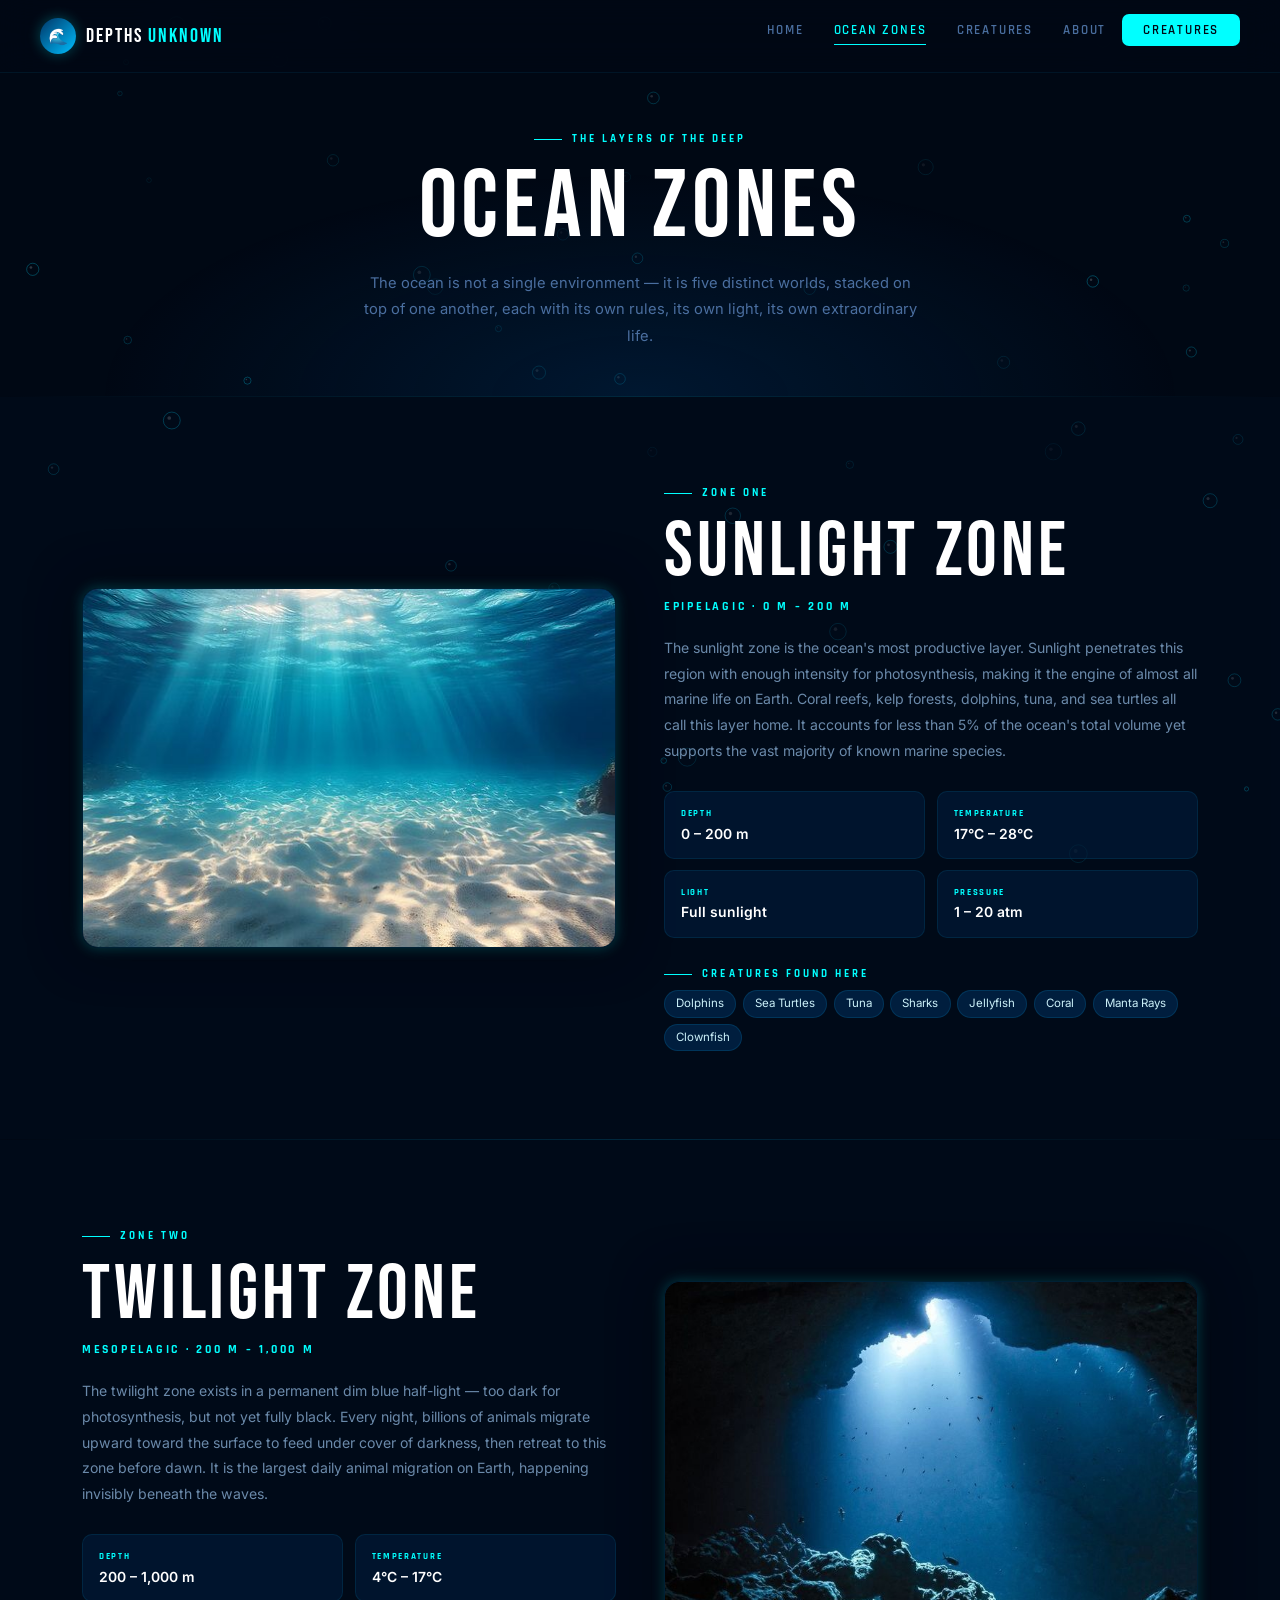
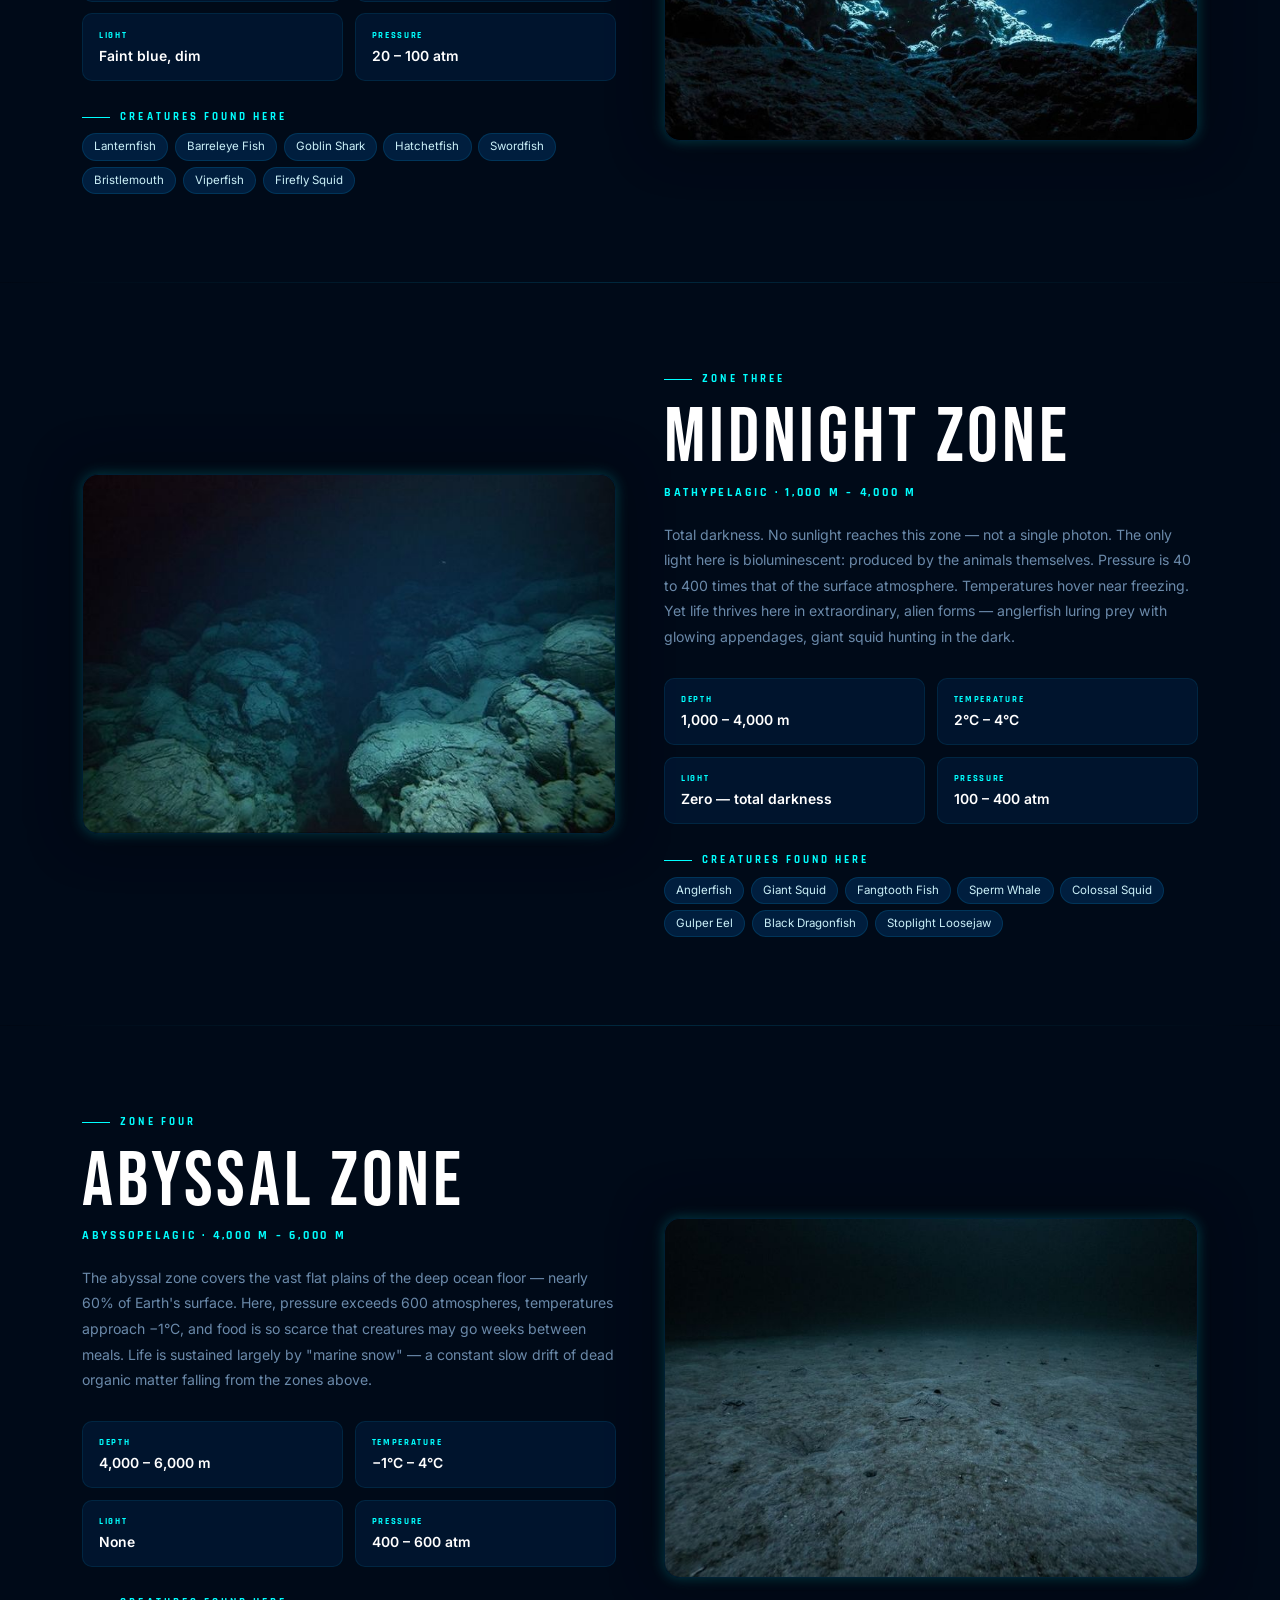
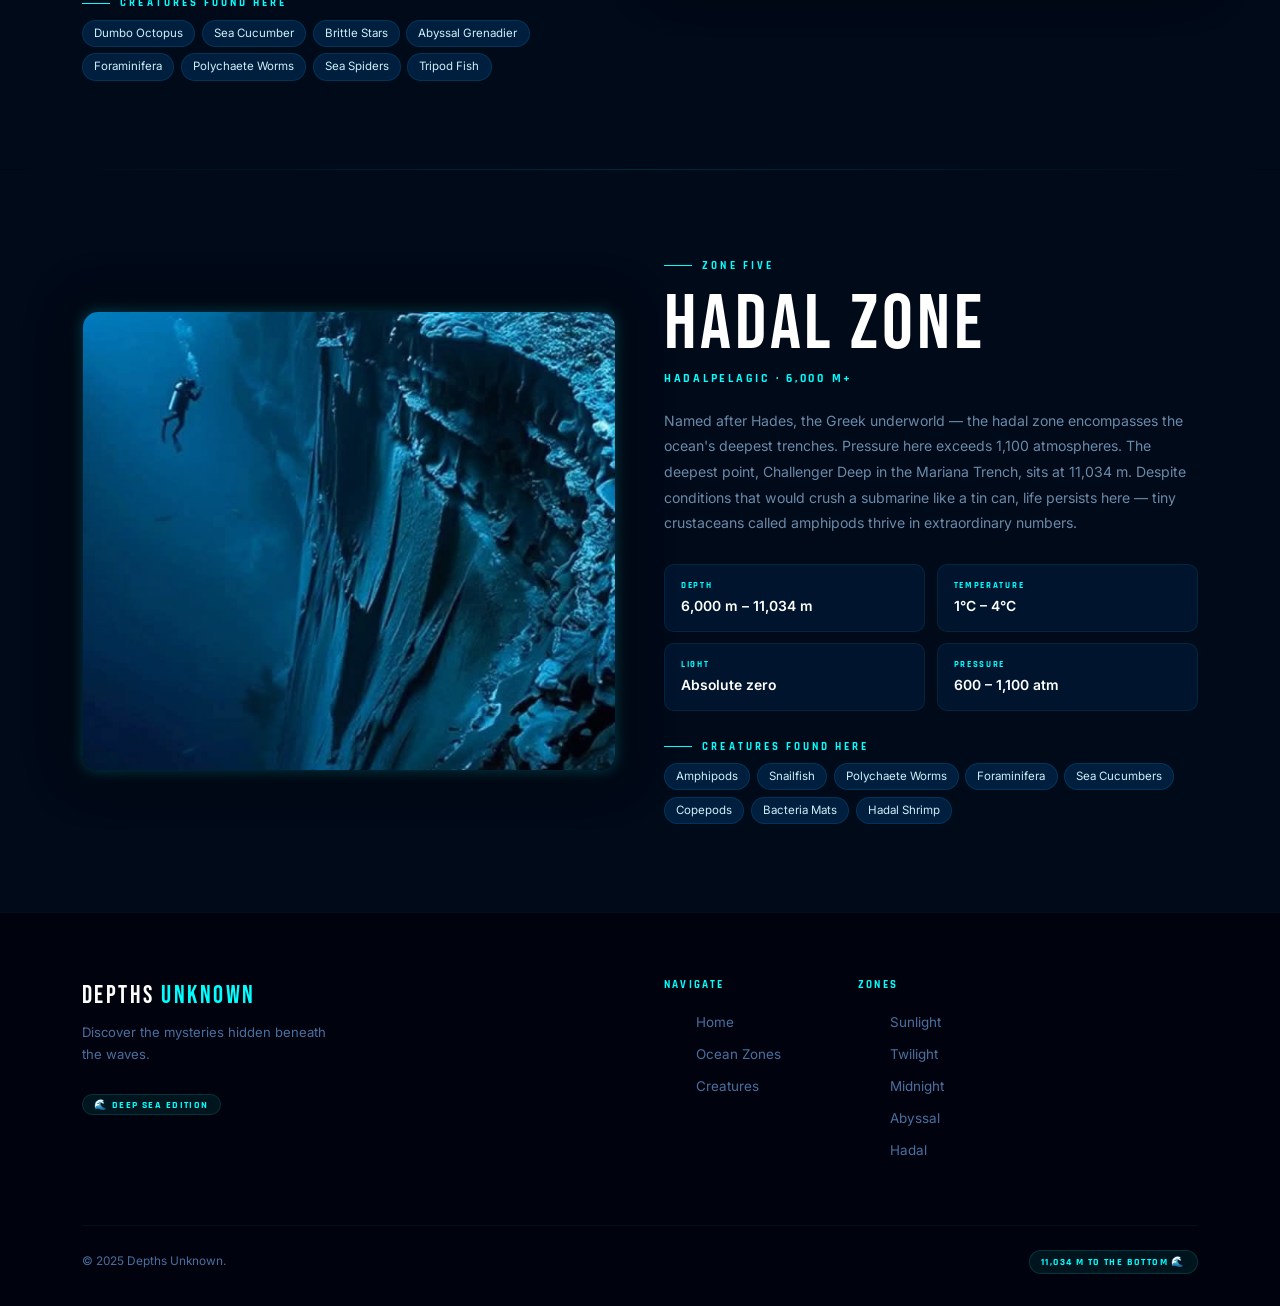
<file: zones.html>
<!DOCTYPE html>
<html lang="en">
<head>
  <meta charset="UTF-8"/>
  <meta name="viewport" content="width=device-width, initial-scale=1.0"/>
  <title>Ocean Zones — Depths Unknown</title>
  <link href="https://cdn.jsdelivr.net/npm/bootstrap@5.3.3/dist/css/bootstrap.min.css" rel="stylesheet"/>
  <link rel="stylesheet" href="style.css"/>
</head>
<body>

<canvas id="bubbleCanvas"></canvas>

<div class="site-content">

  <!-- NAVBAR -->
  <nav class="navbar-du">
    <a href="index.html" class="nav-logo">
      <div class="nav-logo-icon">🌊</div>
      <span class="nav-logo-text">DEPTHS <span>UNKNOWN</span></span>
    </a>
    <div class="nav-toggle"><span></span><span></span><span></span></div>
    <ul class="nav-links">
      <li><a href="index.html">Home</a></li>
      <li><a href="zones.html" class="active">Ocean Zones</a></li>
      <li><a href="animals.html">Creatures</a></li>
      <li><a href="index.html#about">About</a></li>
      <li><a href="animals.html" class="nav-cta">Creatures</a></li>
    </ul>
  </nav>

  <!-- PAGE HERO -->
  <section class="page-hero">
    <div class="container text-center">
      <div class="eyebrow justify-content-center">The Layers of the Deep</div>
      <h1 class="section-heading" style="font-size:clamp(3rem,8vw,6rem);">OCEAN ZONES</h1>
      <p class="section-body mx-auto text-center" style="max-width:560px;">
        The ocean is not a single environment — it is five distinct worlds, stacked on top of one another,
        each with its own rules, its own light, its own extraordinary life.
      </p>
    </div>
  </section>

  <div class="divider"></div>

  <!-- ════════════════════════════════════
       ZONE 1 — SUNLIGHT ZONE
  ════════════════════════════════════ -->
  <section class="zone-section" id="sunlight">
    <div class="container">
      <div class="row align-items-center g-5">

        <div class="col-lg-6 reveal">
          <img src="./sunlight-zone.jpeg"
               alt="Sunlight Zone" class="zone-big-img"/>
        </div>

        <div class="col-lg-6 reveal delay-2">
          <div class="eyebrow">Zone One</div>
          <div class="zone-page-name">SUNLIGHT ZONE</div>
          <div class="zone-page-depth">Epipelagic · 0 m – 200 m</div>
          <p class="zone-page-desc">
            The sunlight zone is the ocean's most productive layer. Sunlight penetrates this region with enough
            intensity for photosynthesis, making it the engine of almost all marine life on Earth.
            Coral reefs, kelp forests, dolphins, tuna, and sea turtles all call this layer home.
            It accounts for less than 5% of the ocean's total volume yet supports the vast majority of known marine species.
          </p>

          <div class="zone-data-grid">
            <div class="zdchip"><div class="cl">Depth</div><div class="cv">0 – 200 m</div></div>
            <div class="zdchip"><div class="cl">Temperature</div><div class="cv">17°C – 28°C</div></div>
            <div class="zdchip"><div class="cl">Light</div><div class="cv">Full sunlight</div></div>
            <div class="zdchip"><div class="cl">Pressure</div><div class="cv">1 – 20 atm</div></div>
          </div>

          <div class="eyebrow mb-2">Creatures Found Here</div>
          <div class="creature-tags">
            <span class="ctag">Dolphins</span><span class="ctag">Sea Turtles</span>
            <span class="ctag">Tuna</span><span class="ctag">Sharks</span>
            <span class="ctag">Jellyfish</span><span class="ctag">Coral</span>
            <span class="ctag">Manta Rays</span><span class="ctag">Clownfish</span>
          </div>
        </div>

      </div>
    </div>
  </section>

  <div class="divider"></div>

  <!-- ZONE 2 — TWILIGHT ZONE -->
  <section class="zone-section" id="twilight">
    <div class="container">
      <div class="row align-items-center g-5 flex-lg-row-reverse">

        <div class="col-lg-6 reveal">
          <img src="./twilight-zone.jpeg "
               alt="Twilight Zone" class="zone-big-img"/>
        </div>

        <div class="col-lg-6 reveal delay-2">
          <div class="eyebrow">Zone Two</div>
          <div class="zone-page-name">TWILIGHT ZONE</div>
          <div class="zone-page-depth">Mesopelagic · 200 m – 1,000 m</div>
          <p class="zone-page-desc">
            The twilight zone exists in a permanent dim blue half-light — too dark for photosynthesis,
            but not yet fully black. Every night, billions of animals migrate upward toward the surface
            to feed under cover of darkness, then retreat to this zone before dawn. It is the largest
            daily animal migration on Earth, happening invisibly beneath the waves.
          </p>

          <div class="zone-data-grid">
            <div class="zdchip"><div class="cl">Depth</div><div class="cv">200 – 1,000 m</div></div>
            <div class="zdchip"><div class="cl">Temperature</div><div class="cv">4°C – 17°C</div></div>
            <div class="zdchip"><div class="cl">Light</div><div class="cv">Faint blue, dim</div></div>
            <div class="zdchip"><div class="cl">Pressure</div><div class="cv">20 – 100 atm</div></div>
          </div>

          <div class="eyebrow mb-2">Creatures Found Here</div>
          <div class="creature-tags">
            <span class="ctag">Lanternfish</span><span class="ctag">Barreleye Fish</span>
            <span class="ctag">Goblin Shark</span><span class="ctag">Hatchetfish</span>
            <span class="ctag">Swordfish</span><span class="ctag">Bristlemouth</span>
            <span class="ctag">Viperfish</span><span class="ctag">Firefly Squid</span>
          </div>
        </div>

      </div>
    </div>
  </section>

  <div class="divider"></div>

  <!-- ZONE 3 — MIDNIGHT ZONE -->
  <section class="zone-section" id="midnight">
    <div class="container">
      <div class="row align-items-center g-5">

        <div class="col-lg-6 reveal">
          <img src="./midnight-zone.jpeg"
               alt="Midnight Zone" class="zone-big-img"/>
        </div>

        <div class="col-lg-6 reveal delay-2">
          <div class="eyebrow">Zone Three</div>
          <div class="zone-page-name">MIDNIGHT ZONE</div>
          <div class="zone-page-depth">Bathypelagic · 1,000 m – 4,000 m</div>
          <p class="zone-page-desc">
            Total darkness. No sunlight reaches this zone — not a single photon. The only light here
            is bioluminescent: produced by the animals themselves. Pressure is 40 to 400 times that of the
            surface atmosphere. Temperatures hover near freezing. Yet life thrives here in extraordinary,
            alien forms — anglerfish luring prey with glowing appendages, giant squid hunting in the dark.
          </p>

          <div class="zone-data-grid">
            <div class="zdchip"><div class="cl">Depth</div><div class="cv">1,000 – 4,000 m</div></div>
            <div class="zdchip"><div class="cl">Temperature</div><div class="cv">2°C – 4°C</div></div>
            <div class="zdchip"><div class="cl">Light</div><div class="cv">Zero — total darkness</div></div>
            <div class="zdchip"><div class="cl">Pressure</div><div class="cv">100 – 400 atm</div></div>
          </div>

          <div class="eyebrow mb-2">Creatures Found Here</div>
          <div class="creature-tags">
            <span class="ctag">Anglerfish</span><span class="ctag">Giant Squid</span>
            <span class="ctag">Fangtooth Fish</span><span class="ctag">Sperm Whale</span>
            <span class="ctag">Colossal Squid</span><span class="ctag">Gulper Eel</span>
            <span class="ctag">Black Dragonfish</span><span class="ctag">Stoplight Loosejaw</span>
          </div>
        </div>

      </div>
    </div>
  </section>

  <div class="divider"></div>

  <!-- ZONE 4 — ABYSSAL ZONE -->
  <section class="zone-section" id="abyssal">
    <div class="container">
      <div class="row align-items-center g-5 flex-lg-row-reverse">

        <div class="col-lg-6 reveal">
          <img src="./abyssal-zone.jpeg"
               alt="Abyssal Zone" class="zone-big-img"/>
        </div>

        <div class="col-lg-6 reveal delay-2">
          <div class="eyebrow">Zone Four</div>
          <div class="zone-page-name">ABYSSAL ZONE</div>
          <div class="zone-page-depth">Abyssopelagic · 4,000 m – 6,000 m</div>
          <p class="zone-page-desc">
            The abyssal zone covers the vast flat plains of the deep ocean floor — nearly 60% of Earth's surface.
            Here, pressure exceeds 600 atmospheres, temperatures approach −1°C, and food is so scarce that
            creatures may go weeks between meals. Life is sustained largely by "marine snow" — a constant
            slow drift of dead organic matter falling from the zones above.
          </p>

          <div class="zone-data-grid">
            <div class="zdchip"><div class="cl">Depth</div><div class="cv">4,000 – 6,000 m</div></div>
            <div class="zdchip"><div class="cl">Temperature</div><div class="cv">−1°C – 4°C</div></div>
            <div class="zdchip"><div class="cl">Light</div><div class="cv">None</div></div>
            <div class="zdchip"><div class="cl">Pressure</div><div class="cv">400 – 600 atm</div></div>
          </div>

          <div class="eyebrow mb-2">Creatures Found Here</div>
          <div class="creature-tags">
            <span class="ctag">Dumbo Octopus</span><span class="ctag">Sea Cucumber</span>
            <span class="ctag">Brittle Stars</span><span class="ctag">Abyssal Grenadier</span>
            <span class="ctag">Foraminifera</span><span class="ctag">Polychaete Worms</span>
            <span class="ctag">Sea Spiders</span><span class="ctag">Tripod Fish</span>
          </div>
        </div>

      </div>
    </div>
  </section>

  <div class="divider"></div>

  <!-- ZONE 5 — HADAL ZONE -->
  <section class="zone-section" id="hadal">
    <div class="container">
      <div class="row align-items-center g-5">

        <div class="col-lg-6 reveal">
          <img src="./hadal.jpeg"
               alt="Hadal Zone" class="zone-big-img"/>
        </div>

        <div class="col-lg-6 reveal delay-2">
          <div class="eyebrow">Zone Five</div>
          <div class="zone-page-name">HADAL ZONE</div>
          <div class="zone-page-depth">Hadalpelagic · 6,000 m+</div>
          <p class="zone-page-desc">
            Named after Hades, the Greek underworld — the hadal zone encompasses the ocean's deepest trenches.
            Pressure here exceeds 1,100 atmospheres. The deepest point, Challenger Deep in the Mariana Trench,
            sits at 11,034 m. Despite conditions that would crush a submarine like a tin can,
            life persists here — tiny crustaceans called amphipods thrive in extraordinary numbers.
          </p>

          <div class="zone-data-grid">
            <div class="zdchip"><div class="cl">Depth</div><div class="cv">6,000 m – 11,034 m</div></div>
            <div class="zdchip"><div class="cl">Temperature</div><div class="cv">1°C – 4°C</div></div>
            <div class="zdchip"><div class="cl">Light</div><div class="cv">Absolute zero</div></div>
            <div class="zdchip"><div class="cl">Pressure</div><div class="cv">600 – 1,100 atm</div></div>
          </div>

          <div class="eyebrow mb-2">Creatures Found Here</div>
          <div class="creature-tags">
            <span class="ctag">Amphipods</span><span class="ctag">Snailfish</span>
            <span class="ctag">Polychaete Worms</span><span class="ctag">Foraminifera</span>
            <span class="ctag">Sea Cucumbers</span><span class="ctag">Copepods</span>
            <span class="ctag">Bacteria Mats</span><span class="ctag">Hadal Shrimp</span>
          </div>
        </div>

      </div>
    </div>
  </section>

  <!-- FOOTER -->
  <footer class="footer-du">
    <div class="container">
      <div class="row g-5">
        <div class="col-lg-4">
          <div class="footer-logo">DEPTHS <span>UNKNOWN</span></div>
          <p class="footer-tagline">Discover the mysteries hidden beneath the waves.</p>
          <span class="footer-badge">🌊 Deep Sea Edition</span>
        </div>
        <div class="col-6 col-lg-2 offset-lg-2">
          <div class="footer-col-title">Navigate</div>
          <ul class="footer-links">
            <li><a href="index.html">Home</a></li>
            <li><a href="zones.html">Ocean Zones</a></li>
            <li><a href="animals.html">Creatures</a></li>
          </ul>
        </div>
        <div class="col-6 col-lg-2">
          <div class="footer-col-title">Zones</div>
          <ul class="footer-links">
            <li><a href="#sunlight">Sunlight</a></li>
            <li><a href="#twilight">Twilight</a></li>
            <li><a href="#midnight">Midnight</a></li>
            <li><a href="#abyssal">Abyssal</a></li>
            <li><a href="#hadal">Hadal</a></li>
          </ul>
        </div>
      </div>
      <div class="footer-bottom">
        <span class="footer-copy">© 2025 Depths Unknown.</span>
        <span class="footer-badge">11,034 m to the bottom 🌊</span>
      </div>
    </div>
  </footer>

</div>

<script src="https://cdn.jsdelivr.net/npm/bootstrap@5.3.3/dist/js/bootstrap.bundle.min.js"></script>
<script src="script.js"></script>
</body>
</html>
</file>
<file: style.css>
/* ============================================================
   DEPTHS UNKNOWN — style.css
   ============================================================ */

@import url('https://fonts.googleapis.com/css2?family=Bebas+Neue&family=Inter:wght@300;400;500;600;700&family=Rajdhani:wght@500;600;700&display=swap');

/* ── Design Tokens ── */
:root {
  --bg-darkest:   #000814;
  --bg-dark:      #001D3D;
  --bg-mid:       #003566;
  --accent-blue:  #00BFFF;
  --accent-cyan:  #00FFFF;
  --text-white:   #FFFFFF;
  --text-light:   #CAF0F8;
  --text-muted:   #4a6fa0;
  --glass-bg:     rgba(0,29,61,0.45);
  --glass-border: rgba(0,191,255,0.14);
  --glow-sm:      0 0 14px rgba(0,255,255,0.28);
  --glow-md:      0 0 28px rgba(0,255,255,0.38);
  --ease:         cubic-bezier(0.4,0,0.2,1);
}

*,*::before,*::after { box-sizing:border-box; margin:0; padding:0; }
html { scroll-behavior:smooth; }

body {
  background: var(--bg-darkest);
  color: var(--text-white);
  font-family: 'Inter', sans-serif;
  overflow-x: hidden;
}

/* ── Bubble canvas — fixed, behind everything ── */
#bubbleCanvas {
  position: fixed; inset: 0;
  pointer-events: none;
  z-index: 0;
}

.site-content { position: relative; z-index: 1; }

/* ============================================================
   NAVBAR
   ============================================================ */
.navbar-du {
  position: fixed; top:0; left:0; right:0; z-index:1000;
  padding: 1rem 2.5rem;
  display: flex; align-items:center; justify-content:space-between;
  background: rgba(0,8,20,0.7);
  backdrop-filter: blur(18px);
  -webkit-backdrop-filter: blur(18px);
  border-bottom: 1px solid rgba(0,191,255,0.08);
  transition: padding 0.35s var(--ease), background 0.35s var(--ease);
}
.navbar-du.scrolled {
  padding: 0.65rem 2.5rem;
  background: rgba(0,8,20,0.96);
  border-bottom-color: rgba(0,191,255,0.18);
}

.nav-logo { display:flex; align-items:center; gap:0.6rem; text-decoration:none; }
.nav-logo-icon {
  width:36px; height:36px; border-radius:50%;
  background: linear-gradient(135deg, var(--bg-mid), var(--accent-blue));
  display:flex; align-items:center; justify-content:center;
  font-size:1rem; box-shadow: var(--glow-sm);
}
.nav-logo-text {
  font-family: 'Bebas Neue', sans-serif;
  font-size:1.25rem; letter-spacing:0.1em; color:var(--text-white);
}
.nav-logo-text span { color: var(--accent-cyan); }

.nav-links { display:flex; align-items:center; gap:0.1rem; list-style:none; }
.nav-links a {
  font-family: 'Rajdhani', sans-serif;
  font-size:0.8rem; font-weight:600; letter-spacing:0.14em; text-transform:uppercase;
  color: var(--text-muted); text-decoration:none;
  padding:0.45rem 0.9rem; border-radius:6px;
  position:relative; transition: color 0.3s var(--ease);
}
.nav-links a::after {
  content:''; position:absolute; bottom:0; left:0.9rem; right:0.9rem;
  height:1px; background:var(--accent-cyan);
  transform:scaleX(0); transition: transform 0.3s var(--ease);
}
.nav-links a:hover, .nav-links a.active { color:var(--accent-cyan); }
.nav-links a:hover::after, .nav-links a.active::after { transform:scaleX(1); }

.nav-cta {
  font-family:'Rajdhani',sans-serif; font-size:0.78rem; font-weight:700;
  letter-spacing:0.15em; text-transform:uppercase;
  color:var(--bg-darkest) !important;
  background:var(--accent-cyan); padding:0.5rem 1.3rem !important;
  border-radius:7px !important; transition: all 0.3s var(--ease) !important;
}
.nav-cta:hover { background:var(--text-white) !important; box-shadow:var(--glow-sm); }
.nav-cta::after { display:none !important; }

/* mobile toggle */
.nav-toggle { display:none; flex-direction:column; gap:5px; cursor:pointer; }
.nav-toggle span { width:24px; height:2px; background:var(--accent-cyan); border-radius:2px; transition:0.3s; }

@media(max-width:900px){
  .nav-toggle{ display:flex; }
  .nav-links {
    display:none; position:absolute; top:100%; left:0; right:0;
    flex-direction:column; background:rgba(0,8,20,0.98);
    border-top:1px solid var(--glass-border); padding:1rem; gap:0.1rem;
  }
  .nav-links.open { display:flex; }
  .nav-links a { width:100%; padding:0.75rem 1rem; }
}

/* ============================================================
   SHARED SECTION STYLES
   ============================================================ */
.section-du { padding:6rem 0; position:relative; }

.eyebrow {
  font-family:'Rajdhani',sans-serif; font-size:0.68rem; font-weight:700;
  letter-spacing:0.28em; text-transform:uppercase; color:var(--accent-cyan);
  display:flex; align-items:center; gap:0.65rem; margin-bottom:0.8rem;
}
.eyebrow::before { content:''; width:28px; height:1px; background:var(--accent-cyan); }

.section-heading {
  font-family:'Bebas Neue',sans-serif;
  font-size:clamp(2.4rem,5vw,4rem); letter-spacing:0.05em; line-height:1;
  color:var(--text-white); margin-bottom:0.85rem;
}

.section-body {
  font-size:0.92rem; color:var(--text-muted); line-height:1.8; max-width:480px;
}

.divider { width:100%; height:1px; background:linear-gradient(to right,transparent,rgba(0,191,255,0.18),transparent); }

/* Scroll reveal */
.reveal { opacity:0; transform:translateY(28px); transition: opacity 0.7s var(--ease), transform 0.7s var(--ease); }
.reveal.visible { opacity:1; transform:translateY(0); }
.delay-1 { transition-delay:0.1s; } .delay-2 { transition-delay:0.2s; }
.delay-3 { transition-delay:0.3s; } .delay-4 { transition-delay:0.4s; }
.delay-5 { transition-delay:0.5s; }

/* ============================================================
   HERO — HOME
   ============================================================ */
.hero {
  min-height:100vh; display:flex; align-items:center; padding-top:80px;
  position:relative; overflow:hidden;
  background: radial-gradient(ellipse 70% 60% at 70% 55%, rgba(0,53,102,0.45) 0%, transparent 70%),
              linear-gradient(160deg, var(--bg-darkest) 0%, #000d20 100%);
}
.hero::after {
  content:''; position:absolute; bottom:0; left:0; right:0; height:200px;
  background:linear-gradient(to top, var(--bg-darkest), transparent);
  pointer-events:none;
}

.hero-eyebrow {
  font-family:'Rajdhani',sans-serif; font-size:0.7rem; font-weight:700;
  letter-spacing:0.28em; text-transform:uppercase; color:var(--accent-cyan);
  display:flex; align-items:center; gap:0.7rem; margin-bottom:1.3rem;
}
.hero-eyebrow::before { content:''; width:32px; height:1px; background:var(--accent-cyan); }

.hero-title {
  font-family:'Bebas Neue',sans-serif;
  font-size:clamp(4.5rem,10vw,9rem); line-height:0.88; letter-spacing:0.04em;
  color:var(--text-white); margin-bottom:1rem;
}
.hero-title .cyan {
  color:var(--accent-cyan);
  text-shadow: 0 0 40px rgba(0,255,255,0.5), 0 0 80px rgba(0,255,255,0.2);
}

.hero-sub {
  font-size:clamp(1rem,1.8vw,1.18rem); font-weight:300; color:var(--text-light);
  line-height:1.7; max-width:400px; margin-bottom:2.5rem; opacity:0.85;
}

.hero-buttons { display:flex; gap:1rem; flex-wrap:wrap; margin-bottom:3rem; }

.hero-stats { display:flex; gap:3rem; }
.stat-num { font-family:'Bebas Neue',sans-serif; font-size:2.2rem; color:var(--accent-cyan); line-height:1; }
.stat-label { font-size:0.63rem; font-weight:600; letter-spacing:0.16em; text-transform:uppercase; color:var(--text-muted); margin-top:0.2rem; }

/* buttons */
.btn-du {
  display:inline-flex; align-items:center; gap:0.55rem;
  font-family:'Rajdhani',sans-serif; font-size:0.82rem; font-weight:700;
  letter-spacing:0.14em; text-transform:uppercase; text-decoration:none;
  padding:0.9rem 1.9rem; border-radius:8px; border:none; cursor:pointer;
  transition: all 0.3s var(--ease);
}
.btn-du-primary {
  background:var(--accent-cyan); color:var(--bg-darkest);
  box-shadow: 0 4px 24px rgba(0,255,255,0.3);
}
.btn-du-primary:hover { background:var(--text-white); transform:translateY(-2px); box-shadow:var(--glow-md); color:var(--bg-darkest); }
.btn-du-outline {
  background:transparent; color:var(--text-light);
  border:1px solid rgba(0,191,255,0.35);
}
.btn-du-outline:hover { border-color:var(--accent-cyan); color:var(--accent-cyan); background:rgba(0,255,255,0.05); }

/* Hero right */
.hero-right { position:relative; display:flex; align-items:center; justify-content:center; }
.squid-glow {
  position:absolute; width:420px; height:420px;
  background:radial-gradient(circle, rgba(0,191,255,0.22) 0%, transparent 70%);
  border-radius:50%;
  animation: pulse-glow 4s ease-in-out infinite;
}
@keyframes pulse-glow { 0%,100%{transform:scale(1); opacity:0.7;} 50%{transform:scale(1.12); opacity:1;} }
.squid-img {
  position:relative; z-index:1; width:100%; max-width:560px;
  animation: float-anim 6s ease-in-out infinite;
  filter: drop-shadow(0 0 40px rgba(0,191,255,0.4));
}
@keyframes float-anim { 0%,100%{transform:translateY(0);} 50%{transform:translateY(-22px);} }

/* scroll hint */
.scroll-hint {
  position:absolute; bottom:2rem; left:50%; transform:translateX(-50%);
  display:flex; flex-direction:column; align-items:center; gap:0.5rem;
  text-decoration:none; z-index:2;
}
.scroll-mouse {
  width:22px; height:36px; border:2px solid rgba(0,255,255,0.3);
  border-radius:11px; display:flex; justify-content:center; padding-top:7px;
}
.scroll-dot {
  width:3px; height:7px; background:var(--accent-cyan); border-radius:2px;
  animation: sdot 1.8s ease-in-out infinite;
}
@keyframes sdot { 0%,100%{opacity:1;transform:translateY(0);} 50%{opacity:0.2;transform:translateY(7px);} }
.scroll-label { font-family:'Rajdhani',sans-serif; font-size:0.56rem; font-weight:600; letter-spacing:0.22em; text-transform:uppercase; color:rgba(0,255,255,0.38); }

/* ============================================================
   ZONE CARDS (home featured section)
   ============================================================ */
.zone-card {
  background:var(--glass-bg); border:1px solid var(--glass-border);
  border-radius:16px; overflow:hidden; display:block; text-decoration:none;
  height:100%; transition: all 0.35s var(--ease); cursor:pointer;
}
.zone-card:hover {
  transform:translateY(-10px) scale(1.02);
  border-color:var(--accent-cyan);
  box-shadow: 0 0 0 1px var(--accent-cyan), 0 0 30px rgba(0,255,255,0.18), 0 24px 48px rgba(0,0,0,0.5);
}
.zone-card-img { width:100%; height:175px; object-fit:cover; display:block; transition: filter 0.35s var(--ease); }
.zone-card:hover .zone-card-img { filter:brightness(1.15) saturate(1.1); }
.zone-card-body { padding:1.2rem; }
.zone-depth-badge {
  display:inline-block; font-family:'Rajdhani',sans-serif; font-size:0.63rem;
  font-weight:700; letter-spacing:0.14em; text-transform:uppercase;
  color:var(--accent-cyan); background:rgba(0,255,255,0.07);
  border:1px solid rgba(0,255,255,0.18); padding:0.2rem 0.6rem; border-radius:20px; margin-bottom:0.55rem;
}
.zone-card-name {
  font-family:'Bebas Neue',sans-serif; font-size:1.45rem;
  letter-spacing:0.05em; color:var(--text-white); margin-bottom:0.45rem;
}
.zone-card-desc { font-size:0.78rem; color:var(--text-muted); line-height:1.6; margin-bottom:0.9rem; }
.zone-card-cta {
  font-family:'Rajdhani',sans-serif; font-size:0.7rem; font-weight:700;
  letter-spacing:0.14em; text-transform:uppercase; color:var(--accent-cyan);
  display:flex; align-items:center; gap:0.4rem; transition: gap 0.3s var(--ease);
}
.zone-card:hover .zone-card-cta { gap:0.8rem; }

/* ============================================================
   CREATURE CARDS
   ============================================================ */
.creature-card {
  background:var(--glass-bg); border:1px solid var(--glass-border);
  border-radius:16px; overflow:hidden; height:100%;
  cursor:pointer; transition: all 0.35s var(--ease);
}
.creature-card:hover {
  transform:translateY(-8px) scale(1.025);
  border-color:var(--accent-cyan);
  box-shadow: 0 0 0 1px var(--accent-cyan), 0 0 28px rgba(0,255,255,0.22), 0 20px 40px rgba(0,0,0,0.5);
}
.cc-img-wrap { position:relative; overflow:hidden; height:210px; }
.cc-img {
  width:100%; height:100%; object-fit:cover; display:block;
  transition: transform 0.5s var(--ease), filter 0.35s var(--ease);
}
.creature-card:hover .cc-img { transform:scale(1.08); filter:brightness(1.12) saturate(1.1); }
.cc-img-wrap::after {
  content:''; position:absolute; bottom:0; left:0; right:0; height:60px;
  background:linear-gradient(to top,var(--glass-bg),transparent); pointer-events:none;
}
.cc-body { padding:1.1rem 1.2rem 1.3rem; }
.cc-depth { font-family:'Rajdhani',sans-serif; font-size:0.62rem; font-weight:700; letter-spacing:0.14em; text-transform:uppercase; color:var(--accent-blue); margin-bottom:0.3rem; }
.cc-name { font-family:'Bebas Neue',sans-serif; font-size:1.35rem; letter-spacing:0.05em; color:var(--text-white); margin-bottom:0.25rem; }
.cc-sci { font-size:0.72rem; font-style:italic; color:var(--text-muted); margin-bottom:0.85rem; }
.btn-cc {
  display:inline-flex; align-items:center; gap:0.4rem;
  font-family:'Rajdhani',sans-serif; font-size:0.7rem; font-weight:700;
  letter-spacing:0.12em; text-transform:uppercase; color:var(--accent-cyan);
  background:rgba(0,255,255,0.07); border:1px solid rgba(0,255,255,0.2);
  padding:0.4rem 1rem; border-radius:20px; cursor:pointer; transition: all 0.3s var(--ease);
  text-decoration:none;
}
.btn-cc:hover { background:var(--accent-cyan); color:var(--bg-darkest); border-color:var(--accent-cyan); }

/* ============================================================
   MODAL
   ============================================================ */
.modal-du .modal-content {
  background:#000d1f; border:1px solid rgba(0,191,255,0.18);
  border-radius:20px; color:var(--text-white); overflow:hidden;
}
.modal-backdrop { backdrop-filter:blur(8px); -webkit-backdrop-filter:blur(8px); background:rgba(0,2,10,0.88) !important; }
.modal-hero-img { width:100%; max-height:310px; object-fit:cover; display:block; }
.modal-body-du { padding:1.75rem; }
.modal-name { font-family:'Bebas Neue',sans-serif; font-size:2.1rem; letter-spacing:0.05em; margin-bottom:0.15rem; }
.modal-sci { font-size:0.8rem; font-style:italic; color:var(--text-muted); margin-bottom:1.3rem; }
.modal-stats {
  display:flex; border:1px solid rgba(0,191,255,0.1); border-radius:10px;
  overflow:hidden; margin-bottom:1.5rem;
}
.modal-stat { flex:1; text-align:center; padding:0.85rem 0.5rem; border-right:1px solid rgba(0,191,255,0.1); }
.modal-stat:last-child { border-right:none; }
.ms-label { font-family:'Rajdhani',sans-serif; font-size:0.59rem; font-weight:700; letter-spacing:0.16em; text-transform:uppercase; color:var(--accent-cyan); margin-bottom:0.3rem; }
.ms-value { font-size:0.85rem; font-weight:600; color:var(--text-white); line-height:1.2; }
.modal-sec-label {
  font-family:'Rajdhani',sans-serif; font-size:0.63rem; font-weight:700;
  letter-spacing:0.2em; text-transform:uppercase; color:var(--accent-cyan);
  margin-bottom:0.5rem; display:flex; align-items:center; gap:0.5rem;
}
.modal-sec-label::after { content:''; flex:1; height:1px; background:rgba(0,191,255,0.1); }
.modal-text { font-size:0.86rem; color:#7a9ab5; line-height:1.78; margin-bottom:1.2rem; }
.diet-tags { display:flex; flex-wrap:wrap; gap:0.4rem; margin-bottom:1.3rem; }
.dtag { font-size:0.71rem; color:var(--text-light); background:rgba(0,53,102,0.5); border:1px solid rgba(0,191,255,0.14); padding:0.22rem 0.65rem; border-radius:20px; }
.fact-box {
  background:rgba(0,255,255,0.04); border:1px solid rgba(0,255,255,0.12);
  border-left:3px solid var(--accent-cyan); border-radius:0 10px 10px 0;
  padding:1rem 1.2rem; font-size:0.84rem; color:#7a9ab5; line-height:1.72;
}
.fact-box strong { color:var(--accent-cyan); }
.btn-close-du {
  position:absolute; top:0.9rem; right:0.9rem; width:34px; height:34px;
  border-radius:50%; background:rgba(0,2,10,0.75); border:1px solid rgba(0,191,255,0.18);
  color:var(--text-muted); font-size:1rem; display:flex; align-items:center; justify-content:center;
  cursor:pointer; transition: all 0.3s var(--ease); z-index:10;
}
.btn-close-du:hover { background:var(--accent-cyan); color:var(--bg-darkest); border-color:var(--accent-cyan); }

/* ============================================================
   ZONES PAGE
   ============================================================ */
.page-hero {
  min-height:44vh; display:flex; align-items:center; padding-top:100px;
  background: radial-gradient(ellipse 60% 80% at 50% 100%, rgba(0,53,102,0.35) 0%, transparent 70%);
  text-align:center;
}
.page-hero .section-heading { font-size:clamp(3rem,7vw,5.5rem); }

.zone-section { padding:5.5rem 0; position:relative; }
.zone-section:nth-child(even) { background:rgba(0,29,61,0.12); }
.zone-big-img {
  width:100%; height:100%; min-height:360px; max-height:460px;
  object-fit:cover; border-radius:16px;
  border:1px solid rgba(0,191,255,0.12);
  box-shadow: 0 0 50px rgba(0,0,0,0.5), var(--glow-sm); display:block;
}
.zone-page-name { font-family:'Bebas Neue',sans-serif; font-size:clamp(2.8rem,6vw,5rem); letter-spacing:0.05em; line-height:1; color:var(--text-white); margin-bottom:0.35rem; }
.zone-page-depth { font-family:'Rajdhani',sans-serif; font-size:0.78rem; font-weight:700; letter-spacing:0.22em; text-transform:uppercase; color:var(--accent-cyan); margin-bottom:1.25rem; }
.zone-page-desc { font-size:0.88rem; color:#6a8aaa; line-height:1.82; margin-bottom:1.75rem; }
.zone-data-grid { display:grid; grid-template-columns:repeat(2,1fr); gap:0.7rem; margin-bottom:1.75rem; }
.zdchip { background:rgba(0,29,61,0.6); border:1px solid rgba(0,191,255,0.1); border-radius:10px; padding:0.85rem 1rem; }
.zdchip .cl { font-family:'Rajdhani',sans-serif; font-size:0.59rem; font-weight:700; letter-spacing:0.18em; text-transform:uppercase; color:var(--accent-cyan); margin-bottom:0.22rem; }
.zdchip .cv { font-size:0.87rem; font-weight:600; color:var(--text-white); }
.creature-tags { display:flex; flex-wrap:wrap; gap:0.4rem; }
.ctag { font-size:0.72rem; color:var(--text-light); background:rgba(0,53,102,0.5); border:1px solid rgba(0,191,255,0.14); padding:0.25rem 0.7rem; border-radius:20px; }

/* ============================================================
   ANIMALS PAGE
   ============================================================ */
.search-wrap { position:relative; max-width:520px; margin:0 auto 3rem; }
.search-icon { position:absolute; left:1.1rem; top:50%; transform:translateY(-50%); color:var(--text-muted); pointer-events:none; }
.search-input {
  width:100%; background:rgba(0,29,61,0.6); border:1px solid rgba(0,191,255,0.18);
  border-radius:10px; padding:0.9rem 1.2rem 0.9rem 2.8rem;
  font-family:'Inter',sans-serif; font-size:0.9rem; color:var(--text-white); outline:none;
  transition: all 0.3s var(--ease); backdrop-filter:blur(8px);
}
.search-input::placeholder { color:var(--text-muted); }
.search-input:focus { border-color:var(--accent-cyan); box-shadow:0 0 0 3px rgba(0,255,255,0.07); }
.no-results { display:none; text-align:center; color:var(--text-muted); font-size:0.9rem; padding:3rem 0; }

/* ============================================================
   FOOTER
   ============================================================ */
.footer-du {
  background:rgba(0,4,14,0.98); border-top:1px solid rgba(0,191,255,0.07);
  padding:4rem 0 2rem; position:relative;
}
.footer-logo { font-family:'Bebas Neue',sans-serif; font-size:1.55rem; letter-spacing:0.1em; margin-bottom:0.5rem; }
.footer-logo span { color:var(--accent-cyan); }
.footer-tagline { font-size:0.82rem; color:var(--text-muted); line-height:1.65; max-width:250px; margin-bottom:1.5rem; }
.footer-col-title { font-family:'Rajdhani',sans-serif; font-size:0.68rem; font-weight:700; letter-spacing:0.2em; text-transform:uppercase; color:var(--accent-cyan); margin-bottom:1rem; }
.footer-links { list-style:none; display:flex; flex-direction:column; gap:0.5rem; }
.footer-links a { font-size:0.84rem; color:var(--text-muted); text-decoration:none; transition:color 0.3s; }
.footer-links a:hover { color:var(--accent-cyan); }
.footer-bottom { border-top:1px solid rgba(0,191,255,0.07); padding-top:1.5rem; margin-top:3rem; display:flex; align-items:center; justify-content:space-between; flex-wrap:wrap; gap:1rem; }
.footer-copy { font-size:0.74rem; color:var(--text-muted); }
.footer-badge { font-family:'Rajdhani',sans-serif; font-size:0.63rem; font-weight:700; letter-spacing:0.14em; text-transform:uppercase; color:var(--accent-cyan); background:rgba(0,255,255,0.07); border:1px solid rgba(0,255,255,0.14); padding:0.22rem 0.7rem; border-radius:20px; }

/* utilities */
.text-cyan { color:var(--accent-cyan) !important; }
.glass { background:var(--glass-bg); border:1px solid var(--glass-border); backdrop-filter:blur(12px); -webkit-backdrop-filter:blur(12px); }
</file>
